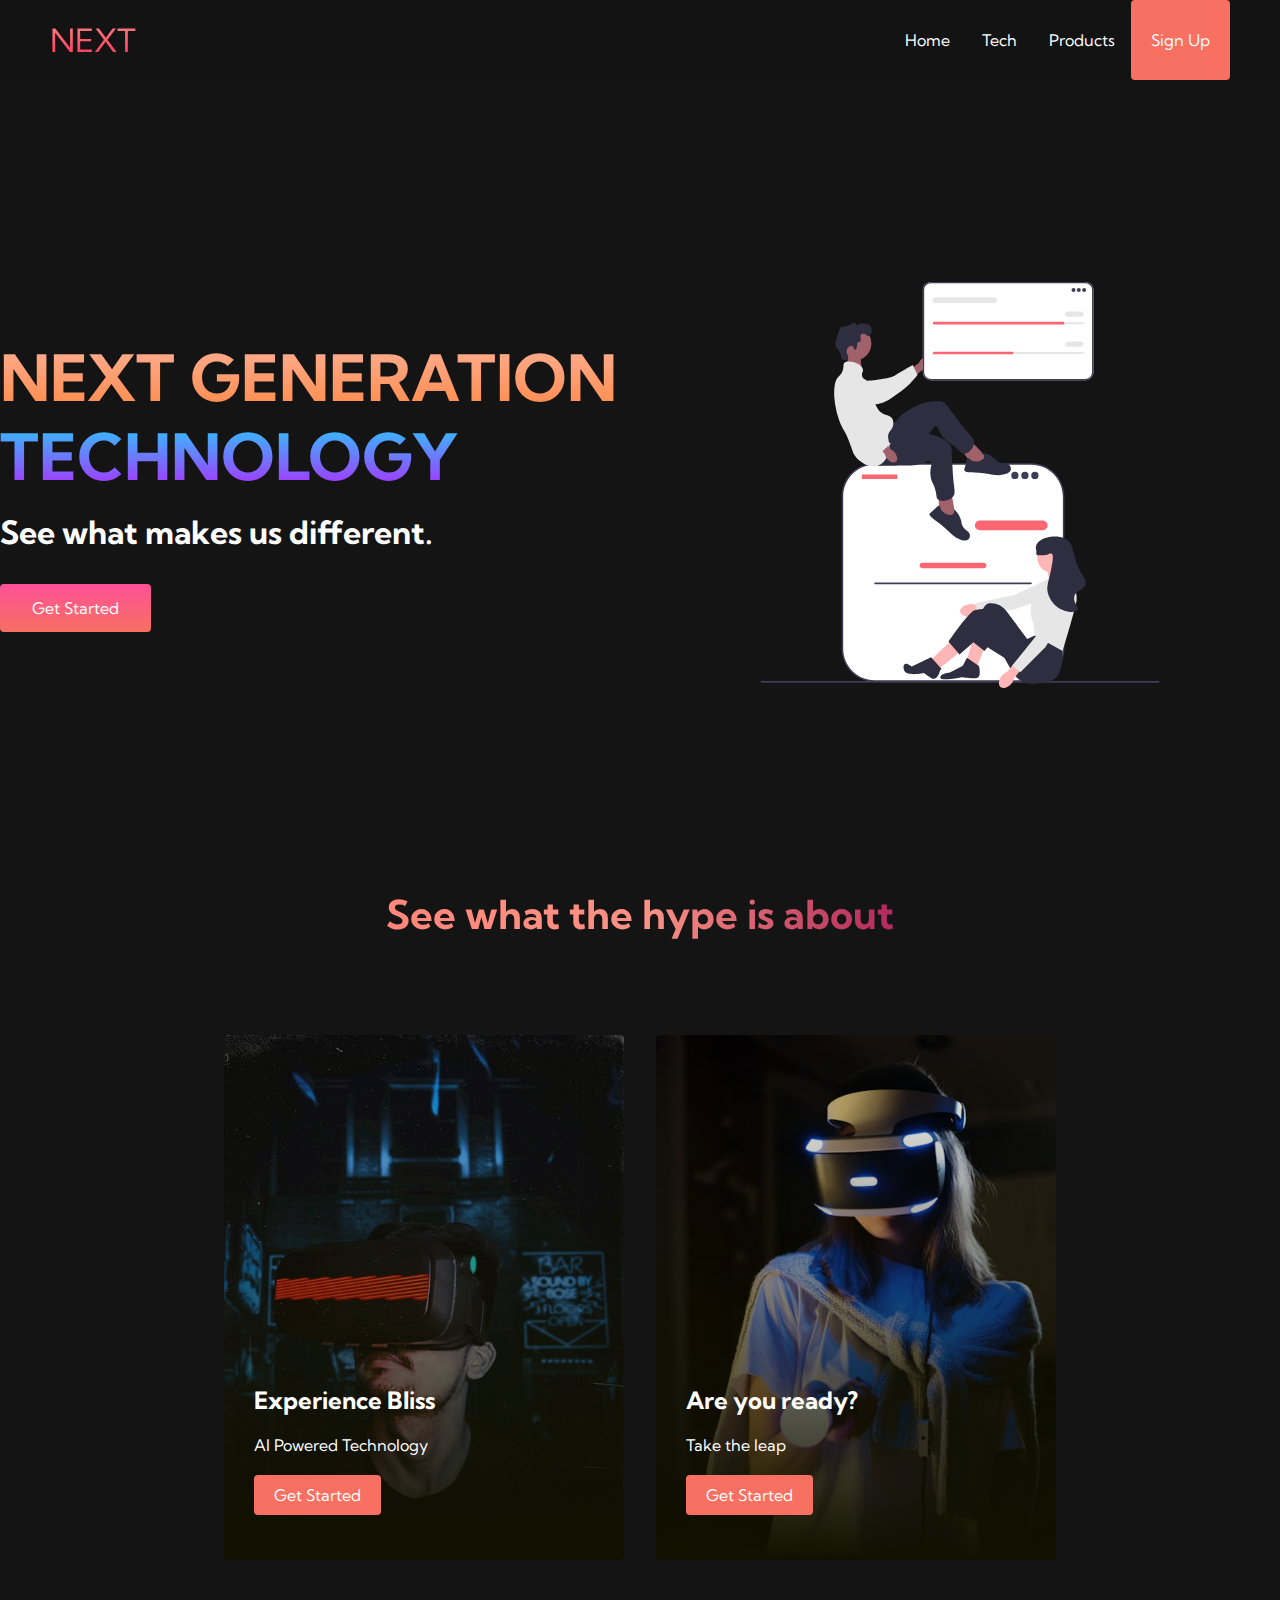
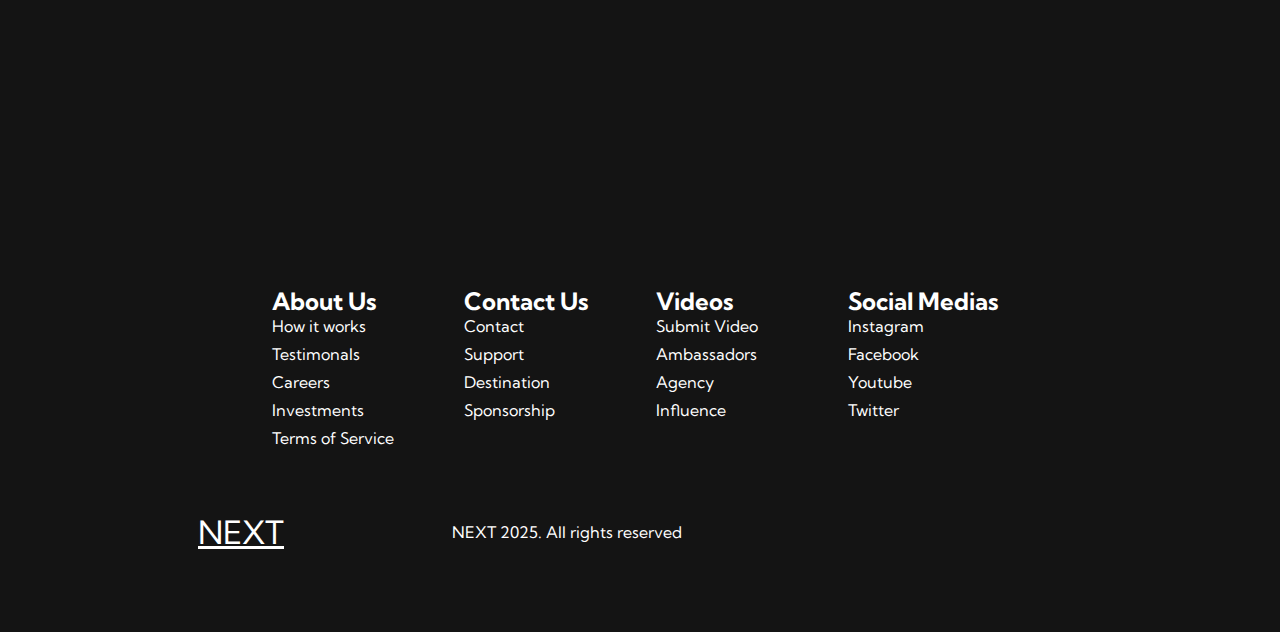
<file: index.html>
<!DOCTYPE html>
<html lang="en">
<head>
    <meta charset="UTF-8">
    <meta name="viewport" content="width=device-width, initial-scale=1.0">
    <title>NEXT Website</title>
    <link rel="stylesheet" href="style.css" />
    <link href="https://fonts.googleapis.com/css2?family=Kumbh+Sans:wght@400;700&display=swap" rel="stylesheet"/>
</head>
<body>
    <nav class="navbar">
        <div class="navbar__container">
            <a href="/" id="navbar__logo">NEXT</a>
            <div class="navbar__toggle" id="mobile-menu">
                <span class="bar"></span> <span class="bar"></span>
                <span class="bar"></span>
            </div>
            <ul class="navbar__menu">
                <li class="navbar__item">
                    <a href="/" class="navbar__links">Home</a>
                </li>
                <li class="navbar__item">
                    <a href="/tech.html" class="navbar__links">Tech</a>
                </li>
                <li class="navbar__item">
                    <a href="/" class="navbar__links">Products</a>
                </li>
                <li class="navbar__item">
                    <a href="/" class="button">Sign Up</a>
                </li>
            </ul>
        </div>
    </nav>
    <div class="main">
        <div class="main__container">
            <div class="main__content">
                <h1>NEXT GENERATION</h1>
                <h2>TECHNOLOGY</h2>
                <p>See what makes us different.</p>
                <button class="main__btn"><a href="/">Get Started</a></button>
            </div>
            <div class="main__img--container">
                <img src="images/pic1.svg" alt="" id="main_img">
            </div>
        </div>
    </div> 
    <!--Services-->
    <div class="services">
        <h1>See what the hype is about</h1>
        <div class="services__container">
            <div class="services__card">
                <h2>Experience Bliss</h2>
                <p>AI Powered Technology</p>
                <button>Get Started</button>
            </div>
            <div class="services__card">
                <h2>Are you ready?</h2>
                <p>Take the leap</p>
                <button>Get Started</button>
            </div>
        </div>
    </div>
    <div class="footer__container">
        <div class="footer__links">
            <div class="footer__link--wrapper">
                <div class="footer__link--items">
                    <h2>About Us</h2>
                    <a href="/">How it works</a>
                    <a href="/">Testimonals</a>
                    <a href="/">Careers</a>
                    <a href="/">Investments</a>
                    <a href="/">Terms of Service</a>
                </div>
                <div class="footer__link--items">
                    <h2>Contact Us</h2>
                    <a href="/">Contact</a>
                    <a href="/">Support</a>
                    <a href="/">Destination</a>
                    <a href="/">Sponsorship</a>
                </div>
            </div>
            <div class="footer__link--wrapper">
                <div class="footer__link--items">
                    <h2>Videos</h2>
                    <a href="/">Submit Video</a>
                    <a href="/">Ambassadors</a>
                    <a href="/">Agency</a>
                    <a href="/">Influence</a>
                </div>
                <div class="footer__link--items">
                    <h2>Social Medias</h2>
                    <a href="/">Instagram</a>
                    <a href="/">Facebook</a>
                    <a href="/">Youtube</a>
                    <a href="/">Twitter</a>
                </div>
            </div>
        </div>
        <div class="social__media">
            <div class="social__media--wrap">
                <div class="footer__logo">
                    <a href="/" id="footer__logo"><i class="fas fa-gem"></i></i>NEXT</a>
                </div>
                <p class="website__rights">NEXT 2025. All rights reserved</p>
                <div class="social__icons">
                    <a href="" class="social__icon--link" target="_blank">
                        <i class="fab fa-facebook"></i>
                    </a>
                    <a href="" class="social__icon--link" target="_blank">
                        <i class="fab fa-instagram"></i>
                    </a>
                    <a href="" class="social__icon--link" target="_blank">
                        <i class="fab fa-twitter"></i>
                    </a>
                    <a href="" class="social__icon--link" target="_blank">
                        <i class="fab fa-youtube"></i>
                    </a>
                </div>
            </div>
        </div>
    </div>

    <script src="app.js"></script>
</body>
</html>
</file>
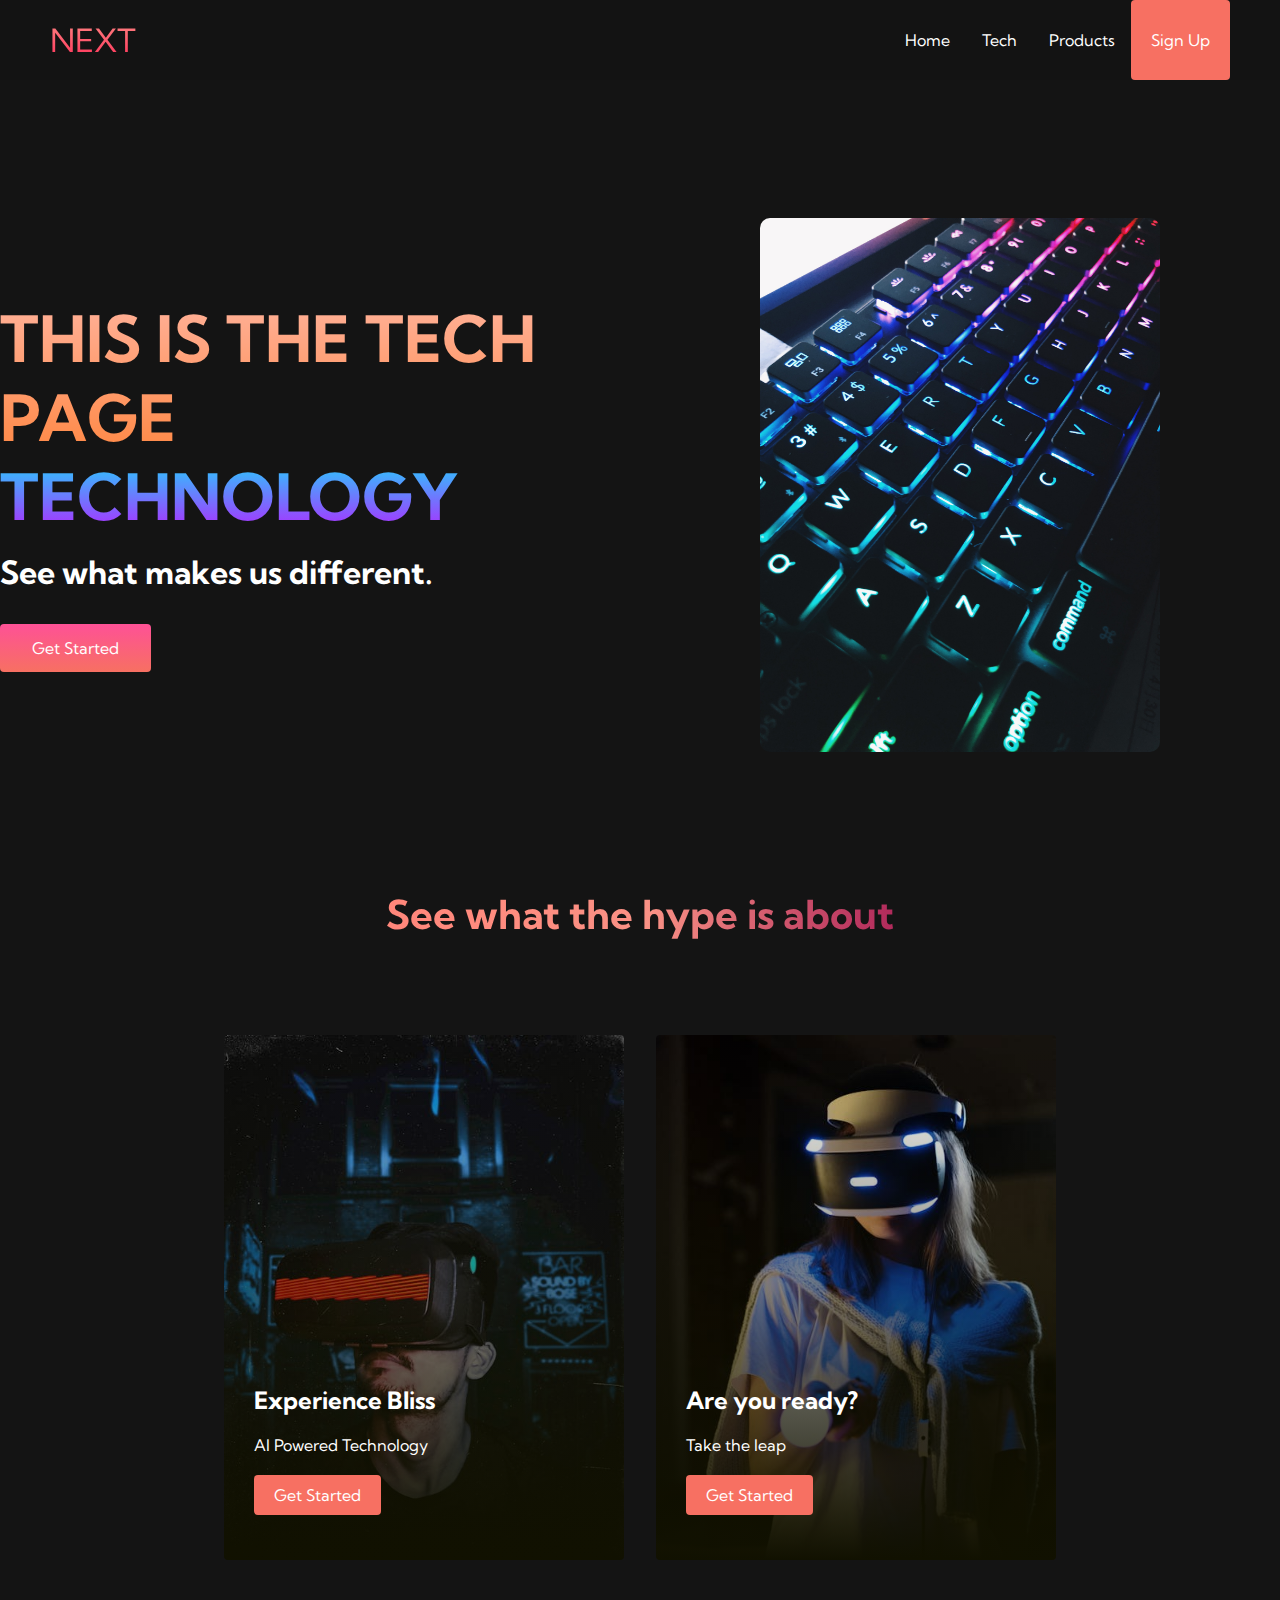
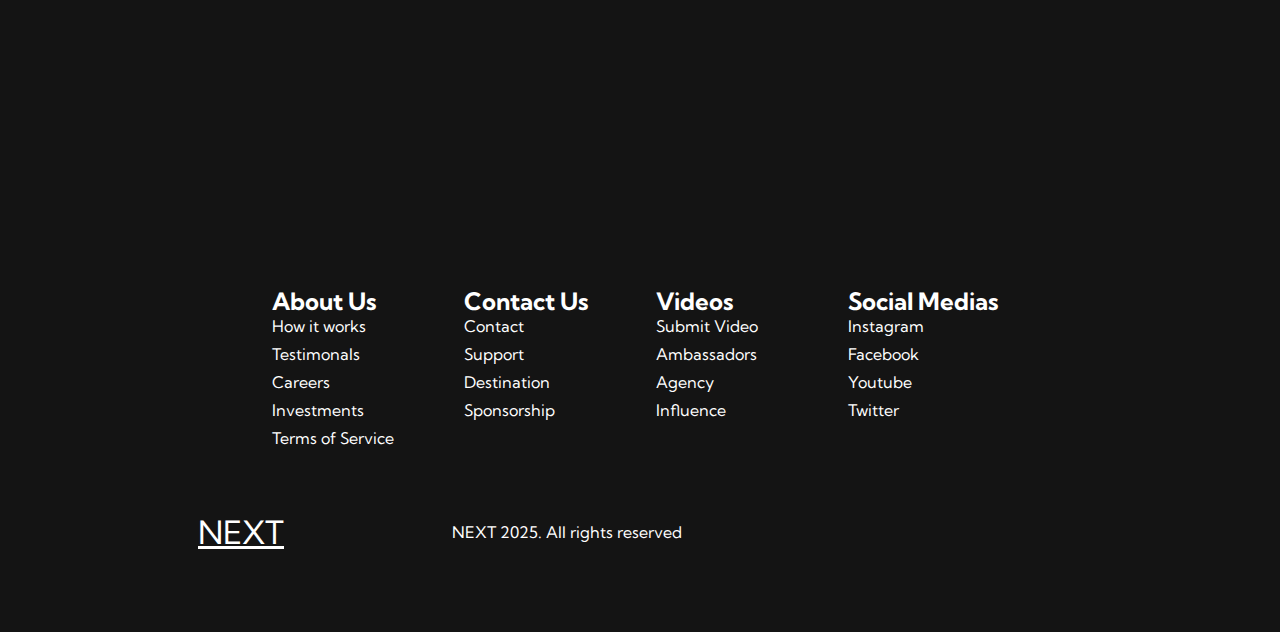
<file: tech.html>
<!DOCTYPE html>
<html lang="en">
<head>
    <meta charset="UTF-8">
    <meta name="viewport" content="width=device-width, initial-scale=1.0">
    <title>NEXT Website</title>
    <link rel="stylesheet" href="style.css" />
    <link href="https://fonts.googleapis.com/css2?family=Kumbh+Sans:wght@400;700&display=swap" rel="stylesheet"/>
</head>
<body>
    <nav class="navbar">
        <div class="navbar__container">
            <a href="/" id="navbar__logo">NEXT</a>
            <div class="navbar__toggle" id="mobile-menu">
                <span class="bar"></span> <span class="bar"></span>
                <span class="bar"></span>
            </div>
            <ul class="navbar__menu">
                <li class="navbar__item">
                    <a href="/" class="navbar__links">Home</a>
                </li>
                <li class="navbar__item">
                    <a href="/tech.html" class="navbar__links">Tech</a>
                </li>
                <li class="navbar__item">
                    <a href="/" class="navbar__links">Products</a>
                </li>
                <li class="navbar__item">
                    <a href="/" class="button">Sign Up</a>
                </li>
            </ul>
        </div>
    </nav>
    <div class="main">
        <div class="main__container">
            <div class="main__content">
                <h1>THIS IS THE TECH PAGE</h1>
                <h2>TECHNOLOGY</h2>
                <p>See what makes us different.</p>
                <button class="main__btn"><a href="/">Get Started</a></button>
            </div>
            <div class="main__img--container">
                <img src="images/pic2.jpg" alt="" id="main_img">
            </div>
        </div>
    </div> 
    <!--Services-->
    <div class="services">
        <h1>See what the hype is about</h1>
        <div class="services__container">
            <div class="services__card">
                <h2>Experience Bliss</h2>
                <p>AI Powered Technology</p>
                <button>Get Started</button>
            </div>
            <div class="services__card">
                <h2>Are you ready?</h2>
                <p>Take the leap</p>
                <button>Get Started</button>
            </div>
        </div>
    </div>
    <div class="footer__container">
        <div class="footer__links">
            <div class="footer__link--wrapper">
                <div class="footer__link--items">
                    <h2>About Us</h2>
                    <a href="/">How it works</a>
                    <a href="/">Testimonals</a>
                    <a href="/">Careers</a>
                    <a href="/">Investments</a>
                    <a href="/">Terms of Service</a>
                </div>
                <div class="footer__link--items">
                    <h2>Contact Us</h2>
                    <a href="/">Contact</a>
                    <a href="/">Support</a>
                    <a href="/">Destination</a>
                    <a href="/">Sponsorship</a>
                </div>
            </div>
            <div class="footer__link--wrapper">
                <div class="footer__link--items">
                    <h2>Videos</h2>
                    <a href="/">Submit Video</a>
                    <a href="/">Ambassadors</a>
                    <a href="/">Agency</a>
                    <a href="/">Influence</a>
                </div>
                <div class="footer__link--items">
                    <h2>Social Medias</h2>
                    <a href="/">Instagram</a>
                    <a href="/">Facebook</a>
                    <a href="/">Youtube</a>
                    <a href="/">Twitter</a>
                </div>
            </div>
        </div>
        <div class="social__media">
            <div class="social__media--wrap">
                <div class="footer__logo">
                    <a href="/" id="footer__logo"><i class="fas fa-gem"></i></i>NEXT</a>
                </div>
                <p class="website__rights">NEXT 2025. All rights reserved</p>
                <div class="social__icons">
                    <a href="" class="social__icon--link" target="_blank">
                        <i class="fab fa-facebook"></i>
                    </a>
                    <a href="" class="social__icon--link" target="_blank">
                        <i class="fab fa-instagram"></i>
                    </a>
                    <a href="" class="social__icon--link" target="_blank">
                        <i class="fab fa-twitter"></i>
                    </a>
                    <a href="" class="social__icon--link" target="_blank">
                        <i class="fab fa-youtube"></i>
                    </a>
                </div>
            </div>
        </div>
    </div>

    <script src="app.js"></script>
</body>
</html>
</file>
<file: style.css>
* {
    box-sizing: border-box;
    margin: 0;
    padding: 0;
    font-family: 'Kumbh Sans', sans-serif;
}

.navbar {
background: #131313;
height: 80px;
display: flex;
justify-content: center;
align-items: center;
font-size: 1.2 rem;
position: sticky;
top: 0;
z-index: 999;
}

.navbar__container {
    display: flex;
    justify-content: space-between;
    height: 80px;
    z-index: 1;
    width: 100%;
    max-width: 1300px;
    margin: 0 auto;
    padding: 0 50px;

}

#navbar__logo{
    background-color: #ff8177;
    background-image: linear-gradient(to top, #ff0844 0%, #ffb199 100%);
    background-size: 100%;
    -webkit-background-clip: text;
    -moz-background-clip: text;
    -webkit-text-fill-color: transparent;
    -moz-text-fill-color: transparent;
    display: flex;
    align-items: center;
    cursor: pointer;
    text-emphasis: none;
    font-size: 2rem;
}

.fa-gem {
    margin-right: 0.5rem;
}

.navbar__menu {
    display: flex;
    align-items: center;
    list-style: none;
    text-align: center;
}

.navbar__item {
    height: 80px;
}

.navbar__links {
    color: #fff;
    display: flex;
    align-items: center;
    justify-content: center;
    text-decoration: none;
    padding: 0 1rem;
    height: 100%;   
}

.navbar__btn {
    display: flex;
    justify-content: center;
    align-items: center;
    padding: 0 1rem;
    width: 100%;
}

.button {
    display: flex;
    justify-content: center;
    align-items: center;
    text-decoration: none;
    padding: 10px 20px;
    height: 100%;
    width: 100%;
    border-radius: 4px;
    background: #f77062;
    color: #fff;
}

.button:hover {
    background: #4837ff;
    transition: all 0.3s ease;
}

.navbar__links:hover {
    color: #f77062;
    transition: all 0.3s ease;
}

@media screen and (max-width: 960px) {
    .navbar__container{
        display: flex;
        justify-content: space-between;
        height: 80px;
        z-index: 1;
        width: 100%;
        max-width: 1300px;
        padding: 0;
    }

    .navbar__menu{
        display: grid;
        grid-template-columns: auto;
        margin: 0;
        width: 100%;
        position: absolute;
        top: -1000px;
        opacity: 1;
        transition: all 0.5s ease;
        height: 50vh;
        z-index: -1;
        background: #131313;
    }

    .navbar__menu.active {
        background: #131313;
        top: 100%;
        opacity: 1;
        transition: all 0.5s ease;
        z-index: 99;
        height: 50vh;
        font-size: 1.6rem;
    }

    #navbar__logo{
        padding-left: 25px;
    }

    .navbar__toggle .bar {
        width: 25px;
        height: 3px;
        margin: 5px auto;
        transition: all 0.3s ease-in-out;
        background: #fff;
    }

    .navbar__item{
        width: 100%;
    }

    .navbar__links{
        text-align: center;
        padding: 2rem;
        width: 100%;
        display: table;
    }

    #mobile-menu {
        position: absolute;
        top: 20%;
        right: 5%;
        transition: translate(5%, 20%);
    }

    .navbar__btn{
        display: flex;
        justify-content: center;
        align-items: center;
        width: 80%;
        height: 80px;
        margin: 0;
    }

    .navbar__toggle .bar {
        display: block;
        cursor: pointer;
    }

    #mobile-menu.is-active .bar:nth-child(2) {
        opacity: 0;
    }

    #mobile-menu.is-active .bar:nth-child(1) {
        transform: translateY(8px) rotate(45deg); 
    }

    #mobile-menu.is-active .bar:nth-child(3) {
        transform: translateY(-8px) rotate(-45deg); 
    }
}


/*Section CSS*/
.main{
    background-color: #141414 ;
}

.main__container {
    display: grid;
    grid-template-columns: 1fr 1fr;
    align-items: center;
    justify-self: center;
    margin: 0 auto;
    height: 90vh;
    background-color: #141414;
    z-index: 1;
    width: 100%;
    max-width: 1300px;
    padding: 0;
}

.main__content h1 {
    font-size: 4rem;
    background-color: #ff8177;
    background-image: linear-gradient(to top, #ff8844 0%, #ffb199 100%);
    background-size: 100%;
    -webkit-background-clip: text;
    -moz-background-clip: text;
    -webkit-text-fill-color: transparent;
    -moz-text-fill-color: transparent;
}

.main__content h2 {
    font-size: 4rem;
    background-color: #ff8177;
    background-image: linear-gradient(to top, #b721ff 0%, #21d4fd 100%);
    background-size: 100%;
    -webkit-background-clip: text;
    -moz-background-clip: text;
    -webkit-text-fill-color: transparent;
    -moz-text-fill-color: transparent
}

.main__content p {
    margin-top: 1rem;
    font-size: 2rem;
    font-weight: 700;
    color: #fff;
}

.main__btn{
    font-size: 1rem;
    background-image: linear-gradient(to top, #f77062 0%, #fe5196 100%);
    padding: 14px 32px;
    border: none;
    border-radius: 4px;
    color: #fff;
    margin-top: 2rem;
    cursor: pointer;
    position: relative;
    transition: all 0.35s ;
    outline: none;
}

.main__btn a {
    position: relative;
    z-index: 2;
    color: #fff;
    text-decoration: none;
}

.main__btn:after {
    position: absolute;
    content: '';
    top: 0;
    left: 0;
    width: 0;
    height: 100%;
    background: #4837ff;
    transition: all 0.35s;
    border-radius: 4px;
}

.main__btn:hover {
    color: #fff;
}

.main__btn:hover:after {
    width: 100%;
}

.main__img--container {
    display: flex;
    justify-content: center;
    align-items: center;
    width: 100%;
    max-width: 400px; 
    margin: 0 auto;
}

#main_img {
    width: 100%; 
    height: auto; 
    object-fit: cover;
    border-radius: 10px; 
}


/*Mobile*/
@media screen and (max-width: 768px) {
    .main__container {
        display: grid;
        grid-template-columns: auto;
        align-items: center;
        justify-self: center;
        width: 100%;
        margin: 0 auto;
        height: 90vh;
    }

    .main__content {
        text-align: center;
        margin-bottom: 4rem;
    }

    .main__content h1 {
        font-size: 2.5rem;
        margin-top: 2rem;
    }

    .main__content h2{
        font-size: 3rem;
    }

    .main__content p {
        font-size: 1.5rem;
        margin-top: 1rem;
    }
}

@media screen and (max-width: 480px) {
    .main__content h1 {
        font-size: 2rem;
        margin-top: 3rem;
    }

    .main__content h2{
        font-size: 2rem;
    }

    .main__content p {
        font-size: 1.5rem;
        margin-top: 2rem;
    }

    .main__btn {
        padding: 12px 36px;
        margin: 2.5rem 0;
    }
}

/*Services Css*/

.services {
    background: #141414;
    display: flex;
    flex-direction: column;
    align-items: center;
    height: 100vh;
}

.services h1 {
    background-color: #ff8177;
    background-image: linear-gradient(to right, #ff8177 0%, #ff867a 0%, #ff8c7f 21%, #f99185 52%, #cf556c 78%, #b12a5b 100%);
    background-size: 100%;
    margin-bottom: 5rem;
    font-size: 2.5rem;
    -webkit-background-clip: text;
    -moz-background-clip: text;
    -webkit-text-fill-color: transparent;
    -moz-text-fill-color: transparent
}

.services__container {
    display: flex;
    justify-self: center;
    flex-wrap: wrap;
}

.services__card {
    margin: 1rem;
    height: 525px;
    width: 400px;
    border-radius: 4px;
    background-image: linear-gradient(to bottom, rgba(0,0,0,0) 0%, rgba(17,17,0.6) 100%), url('/images/pic3.jpeg');
    background-size: cover;
    position: relative;
    color: #fff;
}

.services__card:nth-child(2){
    background-image: linear-gradient(to bottom, rgba(0,0,0,0) 0%, rgba(17,17,0.6) 100%), url('/images/pic4.jpg');
}

.services h2 {
    position: absolute;
    top: 350px;
    left: 30px;
}

.services__card p {
    position: absolute;
    top: 400px;
    left: 30px;
}

.services__card button {
    color: #fff;
    padding: 10px 20px;
    border: none;
    outline: none;
    border-radius: 4px;
    background: #f77062;
    position: absolute;
    top: 440px;
    left: 30px;
    font-size: 1rem;
    cursor: pointer;
}

.services__card:hover {
    transform: scale(1.075);
    transition: 0.2s ease-in;
    cursor: pointer;
}

@media screen and (max-width: 960px) {
    .services{
        height: 1600px;
    }

    .services h1 {
        font-size: 2rem;
        margin-top: 12rem;
    }
}


@media screen and (max-width: 480px){
    .services{
        height: 1400px;
    }

    .services h1 {
        font-size: 1.2rem;
    }

    .services__card {
        width: 300px;
    }
}

/*Footer Css*/

.footer__container {
    background-color: #141414;
    padding: 5rem 0;
    display: flex;
    flex-direction: column;
    justify-content: center;
    align-items: center;
}

#footer__logo {
    color: #fff;
    display: flex;
    align-items: center;
    cursor: pointer;
    text-emphasis: none;
    font-size: 2rem;
}

.footer__links {
    width: 100%;
    max-width: 1000px;
    display: flex;
    justify-content: center;
}

.footer__link--wrapper {
    display: flex;
}

.footer__link--items {
    display: flex;
    flex-direction: column;
    align-items: flex-start;
    margin: 16px;
    text-align: left;
    width: 160px;
    box-sizing: border-box;
}

.footer__link--item h2 {
    margin-bottom: 16px;
}

.footer__link--items > h2 {
    color: #fff;
}

.footer__link--items a {
    color: #fff;
    text-decoration: none;
    margin-bottom: 0.5rem;
}

.footer__link--items a:hover {
    color: #fff;
    transition: 0.3 ease-out;
}

/*Social*/
.social__icon--link {
    color: #fff;
    font-size: 24px;
}

.social__media {
    max-width: 1000px;
    width: 100%;
}

.social__media--wrap {
    display: flex;
    justify-content: space-between;
    align-items: center;
    width: 90%;
    max-width: 1000px;
    margin: 40px auto 0 auto;
}

.social__icons {
    display: flex;
    justify-content: space-between;
    align-items: center;
    width: 240px;
}

.socail__logo {
    color: #fff;
    justify-self: flex-start;
    margin-left: 20px;
    cursor: pointer;
    text-decoration: none;
    font-size: 2rem;
    display: flex;
    align-items: center;
    margin-bottom: 16px;
}

.website__rights{
    color: #fff;
}

@media screen and (max-width: 820px) {
    .footer__links {
        padding-top: 2rem;
    }

    #footer__logo{
        margin-bottom: 2rem;
    }

    .website__rights{
        margin-bottom: 2rem;
    }

    .footer__link--wrapper {
        flex-direction: column;
    }

    .social__media--wrap {
        flex-direction: column;
    }
}

@media screen and (max-width: 480px) {
    .footer__link--items {
        margin: 0;
        padding: 10px;
        width: 100%;
    }
}
</file>
